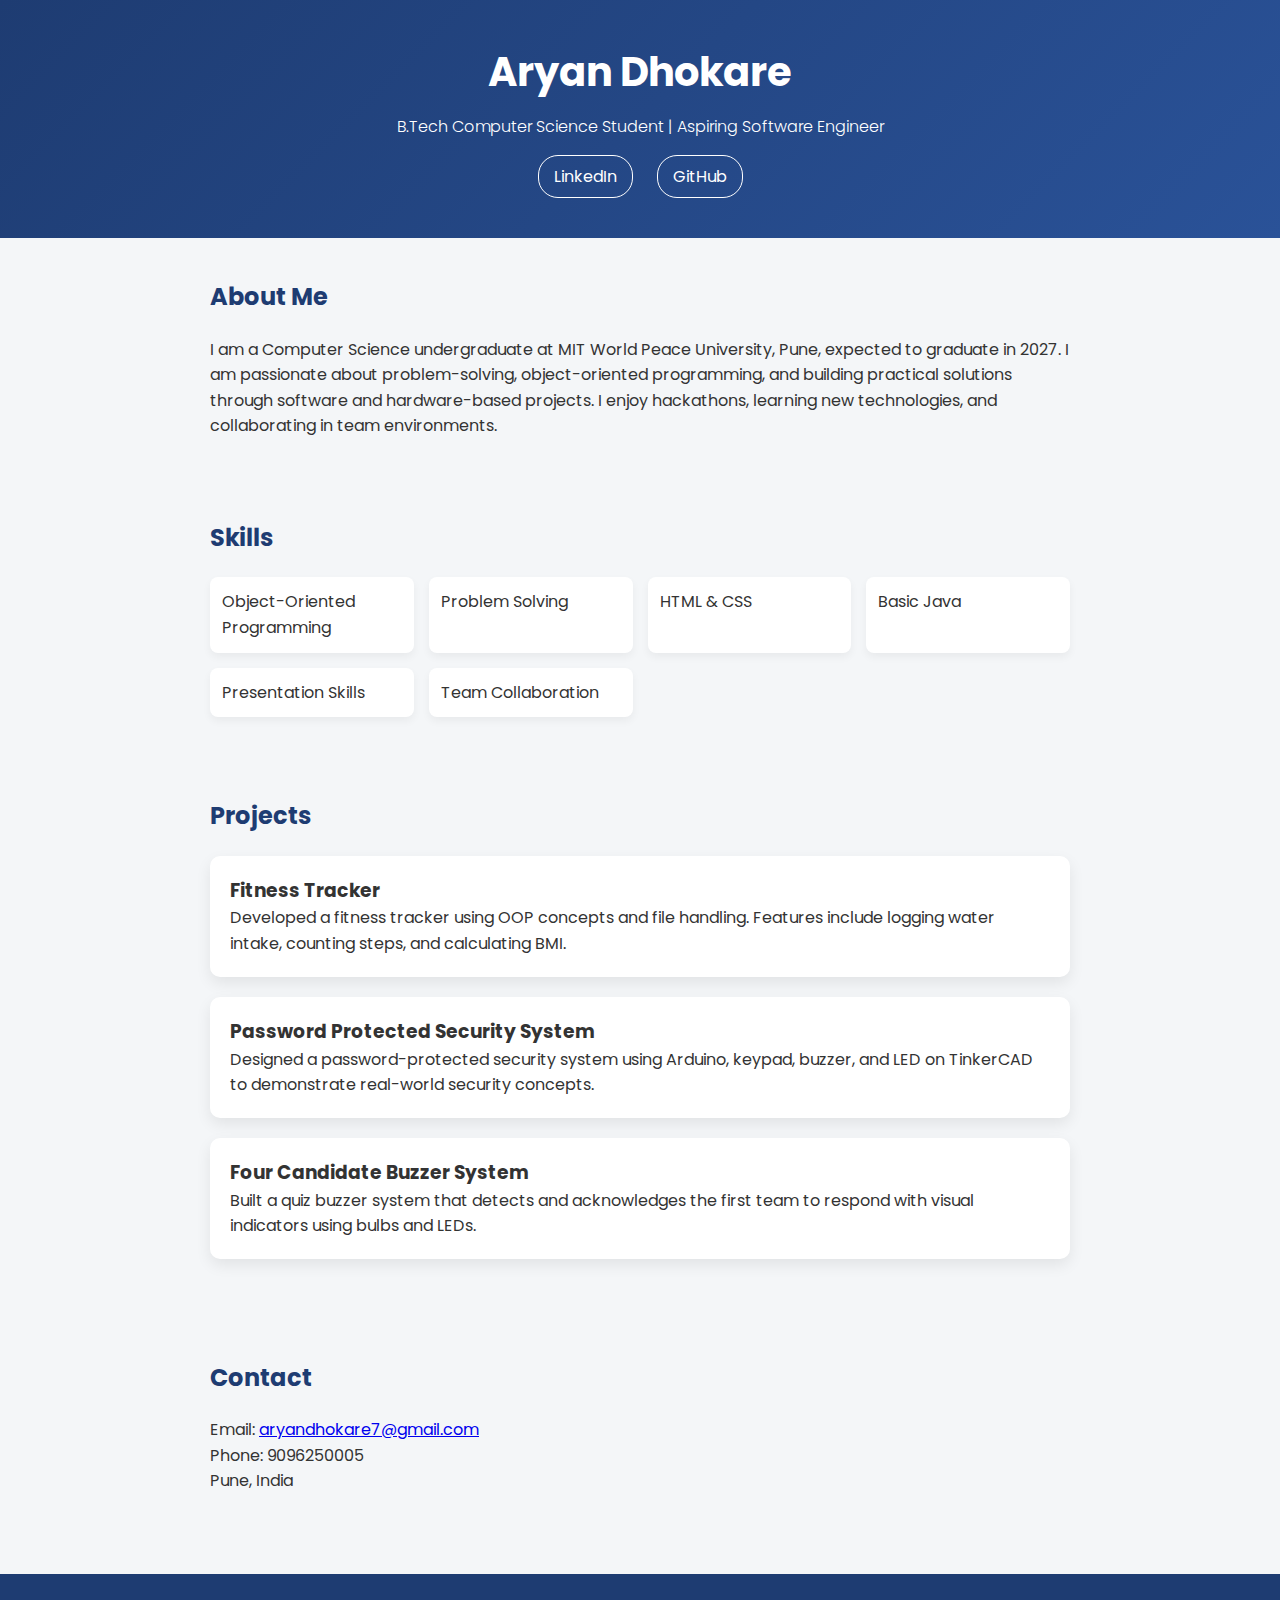
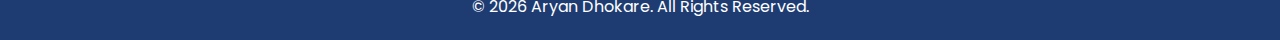
<file: Aryan_Dhokare_Portfolio/index.html>
<!DOCTYPE html>
<html lang="en">
<head>
    <meta charset="UTF-8">
    <title>Aryan Dhokare | Portfolio</title>
    <link rel="stylesheet" href="style.css">
    <link href="https://fonts.googleapis.com/css2?family=Poppins:wght@300;400;600;700&display=swap" rel="stylesheet">
</head>
<body>

<header>
    <h1>Aryan Dhokare</h1>
    <p>B.Tech Computer Science Student | Aspiring Software Engineer</p>
    <div class="links">
        <a href="https://www.linkedin.com/in/aryan-dhokare-196bb4228" target="_blank">LinkedIn</a>
        <a href="https://github.com/Aryan-Dhokare" target="_blank">GitHub</a>
    </div>
</header>

<section id="about">
    <h2>About Me</h2>
    <p>
        I am a Computer Science undergraduate at MIT World Peace University, Pune, expected to graduate in 2027.
        I am passionate about problem-solving, object-oriented programming, and building practical solutions
        through software and hardware-based projects. I enjoy hackathons, learning new technologies, and
        collaborating in team environments.
    </p>
</section>

<section id="skills">
    <h2>Skills</h2>
    <ul class="skills-list">
        <li>Object-Oriented Programming</li>
        <li>Problem Solving</li>
        <li>HTML & CSS</li>
        <li>Basic Java</li>
        <li>Presentation Skills</li>
        <li>Team Collaboration</li>
    </ul>
</section>

<section id="projects">
    <h2>Projects</h2>
    <div class="project-card">
        <h3>Fitness Tracker</h3>
        <p>
            Developed a fitness tracker using OOP concepts and file handling.
            Features include logging water intake, counting steps, and calculating BMI.
        </p>
    </div>

    <div class="project-card">
        <h3>Password Protected Security System</h3>
        <p>
            Designed a password-protected security system using Arduino, keypad,
            buzzer, and LED on TinkerCAD to demonstrate real-world security concepts.
        </p>
    </div>

    <div class="project-card">
        <h3>Four Candidate Buzzer System</h3>
        <p>
            Built a quiz buzzer system that detects and acknowledges the first team
            to respond with visual indicators using bulbs and LEDs.
        </p>
    </div>
</section>

<section id="contact">
    <h2>Contact</h2>
    <p>Email: <a href="mailto:aryandhokare7@gmail.com">aryandhokare7@gmail.com</a></p>
    <p>Phone: 9096250005</p>
    <p>Pune, India</p>
</section>

<footer>
    <p>© 2026 Aryan Dhokare. All Rights Reserved.</p>
</footer>

</body>
</html>
</file>
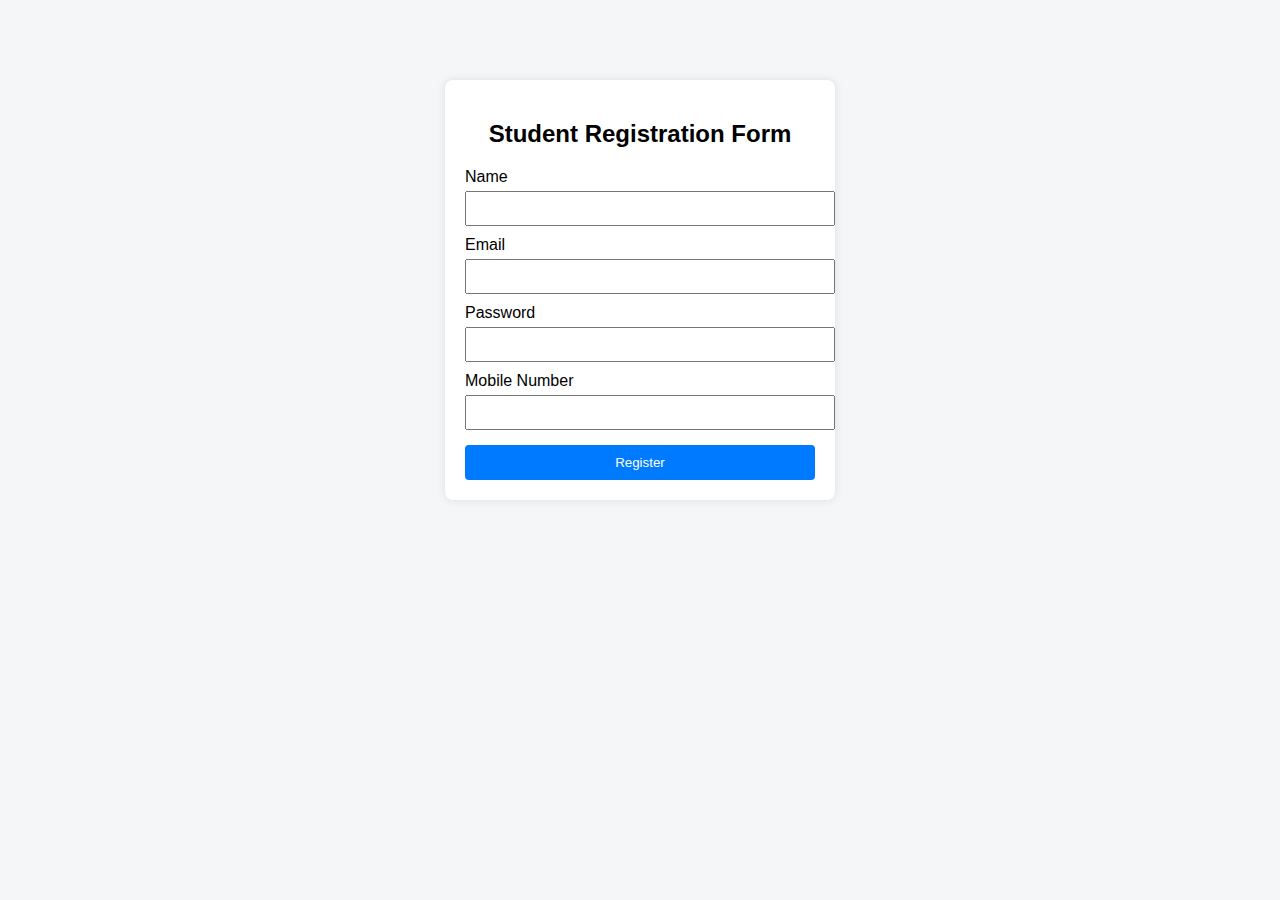
<file: javascript-validation/form.html>
<!DOCTYPE html>
<html lang="en">
<head>
    <meta charset="UTF-8">
    <title>Student Registration Form</title>
    <link rel="stylesheet" href="style.css">
    <script src="script.js"></script>
</head>
<body>
    <div class="container">
        <h2>Student Registration Form</h2>
        <form onsubmit="return validateForm()">
            <label>Name</label>
            <input type="text" id="name">

            <label>Email</label>
            <input type="text" id="email">

            <label>Password</label>
            <input type="password" id="password">

            <label>Mobile Number</label>
            <input type="text" id="mobile">

            <input type="submit" value="Register">
        </form>
    </div>
</body>
</html>
</file>
<file: Aryan_Dhokare_Portfolio/style.css>
* {
    margin: 0;
    padding: 0;
    box-sizing: border-box;
    font-family: 'Poppins', sans-serif;
}

body {
    background: #f4f6f8;
    color: #333;
    line-height: 1.6;
}

header {
    background: linear-gradient(135deg, #1e3c72, #2a5298);
    color: white;
    padding: 40px 20px;
    text-align: center;
}

header h1 {
    font-size: 2.5rem;
}

header p {
    margin-top: 10px;
    font-weight: 300;
}

.links a {
    display: inline-block;
    margin: 15px 10px 0;
    color: white;
    text-decoration: none;
    border: 1px solid white;
    padding: 8px 15px;
    border-radius: 20px;
    transition: 0.3s;
}

.links a:hover {
    background: white;
    color: #1e3c72;
}

section {
    padding: 40px 20px;
    max-width: 900px;
    margin: auto;
}

section h2 {
    margin-bottom: 20px;
    color: #1e3c72;
}

.skills-list {
    display: grid;
    grid-template-columns: repeat(auto-fit, minmax(200px, 1fr));
    gap: 15px;
}

.skills-list li {
    background: white;
    padding: 12px;
    border-radius: 8px;
    list-style: none;
    box-shadow: 0 4px 8px rgba(0,0,0,0.05);
}

.project-card {
    background: white;
    padding: 20px;
    margin-bottom: 20px;
    border-radius: 10px;
    box-shadow: 0 6px 15px rgba(0,0,0,0.08);
}

footer {
    text-align: center;
    padding: 20px;
    background: #1e3c72;
    color: white;
    margin-top: 40px;
}
</file>
<file: javascript-validation/style.css>
body {
    font-family: Arial, sans-serif;
    background: #f4f6f8;
}

.container {
    width: 350px;
    margin: 80px auto;
    padding: 20px;
    background: white;
    border-radius: 8px;
    box-shadow: 0 0 10px rgba(0,0,0,0.1);
}

h2 {
    text-align: center;
}

label {
    display: block;
    margin-top: 10px;
}

input[type=text], input[type=password] {
    width: 100%;
    padding: 8px;
    margin-top: 5px;
}

input[type=submit] {
    width: 100%;
    margin-top: 15px;
    padding: 10px;
    background: #007bff;
    color: white;
    border: none;
    cursor: pointer;
    border-radius: 4px;
}

input[type=submit]:hover {
    background: #0056b3;
}
</file>
